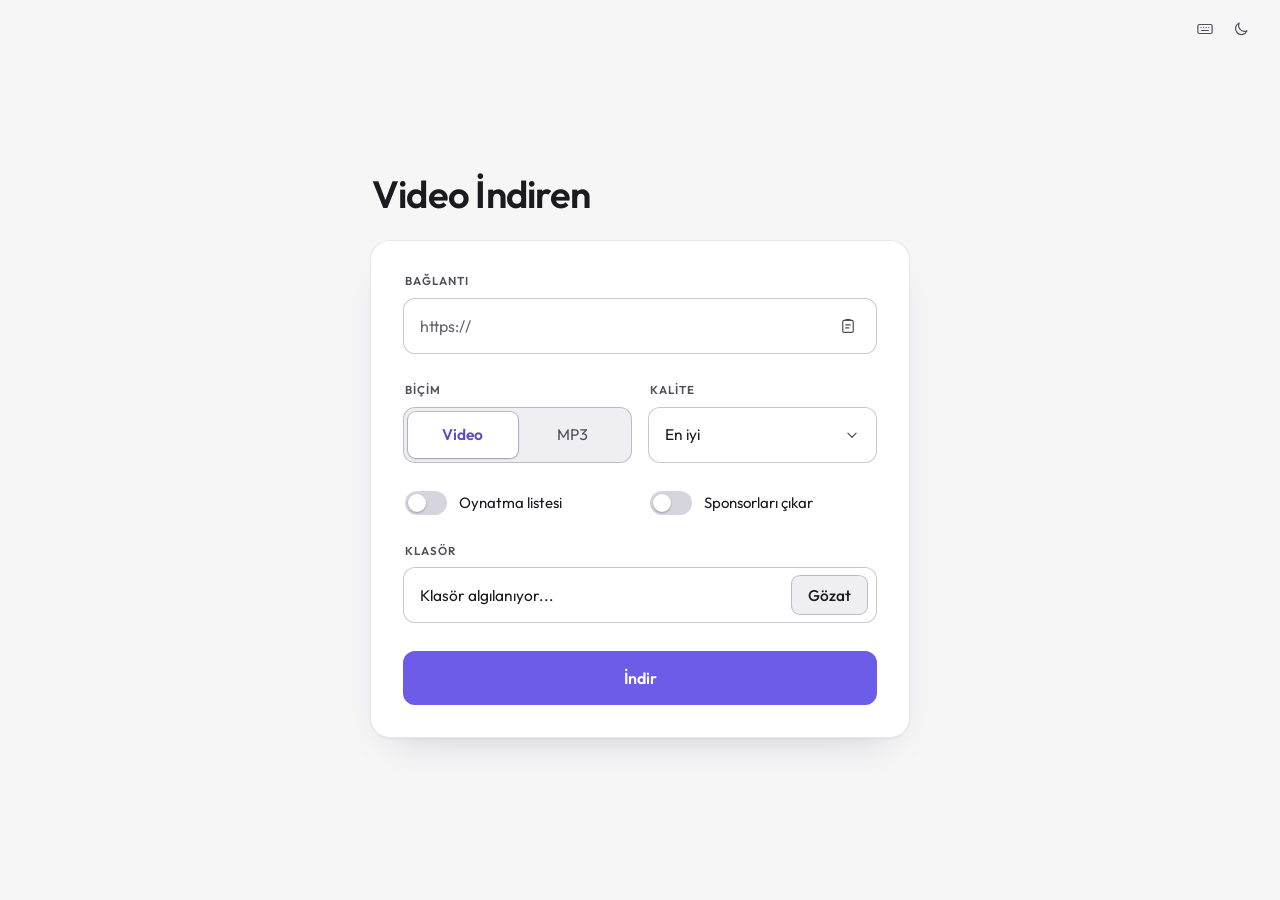
<file: rust/frontend/index.html>
<!DOCTYPE html>
<html lang="tr">

<head>
    <meta charset="UTF-8">
    <meta name="viewport" content="width=device-width, initial-scale=1.0">
    <title>Video İndiren</title>
    <script src="theme.js"></script>
    <link rel="stylesheet" href="styles.css">
</head>

<body>
    <svg class="sprite" aria-hidden="true" focusable="false">
        <symbol id="i-close" viewBox="0 0 24 24">
            <path d="M6 6l12 12M18 6L6 18" />
        </symbol>
        <symbol id="i-play" viewBox="0 0 24 24">
            <path d="M8 5.5v13l11-6.5z" />
        </symbol>
        <symbol id="i-folder" viewBox="0 0 24 24">
            <path d="M3 7.5A2.5 2.5 0 0 1 5.5 5h3.6a2 2 0 0 1 1.5.68L12 7.3h6.5A2.5 2.5 0 0 1 21 9.8v7.7a2.5 2.5 0 0 1-2.5 2.5h-13A2.5 2.5 0 0 1 3 17.500z" />
        </symbol>
        <symbol id="i-repeat" viewBox="0 0 24 24">
            <path d="M20 11a8 8 0 0 0-14.300-4.900L4 8" />
            <path d="M4 3.500V8h4.500M4 13a8 8 0 0 0 14.300 4.900L20 16" />
            <path d="M20 20.500V16h-4.500" />
        </symbol>
        <symbol id="i-check" viewBox="0 0 24 24">
            <path d="M5 12.500l4.600 4.600L19 7.500" />
        </symbol>
        <symbol id="i-music" viewBox="0 0 24 24">
            <path d="M9 18V6l11-2.500v12" />
            <circle cx="6.500" cy="18" r="2.500" />
            <circle cx="17.500" cy="15.500" r="2.500" />
        </symbol>
        <symbol id="i-film" viewBox="0 0 24 24">
            <rect x="3" y="4.500" width="18" height="15" rx="2" />
            <path d="M10 9v6l5-3z" />
        </symbol>
        <symbol id="i-list" viewBox="0 0 24 24">
            <path d="M4 6.500h16M4 12h16M4 17.500h10" />
        </symbol>
        <symbol id="i-keyboard" viewBox="0 0 24 24">
            <rect x="2.500" y="6" width="19" height="12" rx="2" />
            <path d="M6.500 10h.1M10 10h.1M13.500 10h.1M17 10h.1M7.500 14h9" />
        </symbol>
        <symbol id="i-chevron" viewBox="0 0 24 24">
            <path d="M6.500 9.500l5.500 5.500 5.500-5.500" />
        </symbol>
        <symbol id="i-paste" viewBox="0 0 24 24">
            <rect x="5" y="4.500" width="14" height="16" rx="2" />
            <path d="M9 4.500v-1h6v1M9 10.500h6M9 14.500h4" />
        </symbol>
        <symbol id="i-light" viewBox="0 0 24 24">
            <circle cx="12" cy="12" r="4" />
            <path d="M12 2v2M12 20v2M4.900 4.900l1.400 1.400M17.700 17.700l1.400 1.400M2 12h2M20 12h2M4.900 19.100l1.400-1.400M17.700 6.300l1.400-1.400" />
        </symbol>
        <symbol id="i-dark" viewBox="0 0 24 24">
            <path d="M20 14.500A8 8 0 0 1 9.500 4a8 8 0 1 0 10.500 10.500z" />
        </symbol>
    </svg>

    <div id="ambient" class="ambient" aria-hidden="true">
        <div class="aurora aurora-a"></div>
        <div class="aurora aurora-b"></div>
        <div class="aurora aurora-c"></div>
        <img class="ambient-img" alt="" referrerpolicy="no-referrer">
        <img class="ambient-img" alt="" referrerpolicy="no-referrer">
    </div>

    <div id="dropOverlay" class="drop-overlay hidden" aria-hidden="true">Bağlantıyı bırakın</div>

    <div class="viewport">
        <div class="page">
            <div class="corner">
                <button id="shortcutsBtn" class="icon-btn" type="button" title="Klavye kısayolları"
                    aria-label="Klavye kısayolları">
                    <svg class="ico"><use href="#i-keyboard" /></svg>
                </button>
                <button id="themeToggle" class="icon-btn" type="button">
                    <svg class="ico"><use id="themeIcon" href="#i-dark" /></svg>
                </button>
            </div>

            <div class="app">
                <h1>Video İndiren</h1>

                <div id="appUpdateBanner" class="notice glass hidden">
                    <span id="appUpdateText"></span>
                    <button id="appUpdateBtn" class="link-btn" type="button">Güncelle</button>
                </div>
                <div id="updateBanner" class="notice glass hidden">
                    <span id="updateText"></span>
                    <button id="updateBtn" class="link-btn" type="button">Güncelle</button>
                </div>

                <main>
                    <section class="card glass composer">
                        <div class="form">
                            <div class="field">
                                <div class="field-head">
                                    <label for="urlInput">Bağlantı</label>
                                </div>
                                <div class="url-box">
                                    <textarea id="urlInput" rows="1" wrap="off" placeholder="https://"
                                        autocomplete="off" spellcheck="false"></textarea>
                                    <button id="clearUrlBtn" class="icon-btn hidden" type="button" title="Temizle"
                                        aria-label="Bağlantıları temizle">
                                        <svg class="ico"><use href="#i-close" /></svg>
                                    </button>
                                    <button id="pasteBtn" class="icon-btn" type="button"
                                        title="Panodaki bağlantıyı yapıştır"
                                        aria-label="Panodaki bağlantıyı yapıştır">
                                        <svg class="ico"><use href="#i-paste" /></svg>
                                    </button>
                                </div>
                                <div id="clipChip" class="clip hidden">
                                    <span>Panoda</span>
                                    <span id="clipText" class="clip-text"></span>
                                    <button id="clipAddBtn" class="link-btn" type="button">Ekle</button>
                                    <button id="clipDismissBtn" class="link-btn quiet" type="button">Gizle</button>
                                </div>
                            </div>

                            <div id="previewCard" class="preview hidden" aria-live="polite">
                                <div class="thumb preview-media">
                                    <svg class="ico"><use href="#i-film" /></svg>
                                    <img id="previewThumb" class="hidden" alt="" referrerpolicy="no-referrer">
                                </div>
                                <div class="preview-text">
                                    <span id="videoTitleLabel" class="preview-title"></span>
                                    <span id="videoDurationLabel" class="meta"></span>
                                    <div id="segmentBar" class="segments hidden" role="list"
                                        aria-label="SponsorBlock bölümleri"></div>
                                    <span id="segmentCaption" class="meta hidden"></span>
                                </div>
                            </div>

                            <div class="pair">
                                <div class="field">
                                    <div class="field-head"><span class="label" id="modeLabel">Biçim</span></div>
                                    <div class="seg" role="radiogroup" aria-labelledby="modeLabel">
                                        <label><input type="radio" name="mode" id="modeVideo" value="video"
                                                checked><span>Video</span></label>
                                        <label><input type="radio" name="mode" id="modeAudio"
                                                value="audio"><span>MP3</span></label>
                                    </div>
                                </div>
                                <div class="field">
                                    <div class="field-head"><label for="qualitySelect">Kalite</label></div>
                                    <div class="select">
                                        <select id="qualitySelect">
                                            <option value="best">En iyi</option>
                                            <option value="4k">4K</option>
                                            <option value="1440p">1440p</option>
                                            <option value="1080p">1080p</option>
                                            <option value="720p">720p</option>
                                            <option value="480p">480p</option>
                                        </select>
                                        <svg class="ico"><use href="#i-chevron" /></svg>
                                    </div>
                                    <div id="audioNote" class="box static hidden"
                                        title="Kapak görseli ve etiketlerle">192 kbps</div>
                                </div>
                            </div>

                            <div class="pair">
                                <label class="switch">
                                    <input type="checkbox" id="playlistToggle">
                                    <span>Oynatma listesi</span>
                                </label>
                                <label class="switch"
                                    title="YouTube videolarındaki sponsor, tanıtım ve abone ol bölümlerini SponsorBlock verileriyle çıkarır. Kesit seçtiyseniz kesitin içinde kalan bölümler de çıkarılır.">
                                    <input type="checkbox" id="sponsorToggle">
                                    <span>Sponsorları çıkar</span>
                                </label>
                            </div>

                            <div class="field hidden" id="trimmingSection">
                                <div class="field-head">
                                    <label for="startTimeInput">Kesit</label>
                                    <span id="trimLengthLabel" class="field-hint"></span>
                                </div>
                                <div class="trim-slider">
                                    <div class="trim-track" id="sliderTrack" aria-hidden="true"></div>
                                    <input type="range" id="rangeMin" min="0" max="100" value="0" step="0.01"
                                        aria-label="Başlangıç">
                                    <input type="range" id="rangeMax" min="0" max="100" value="100" step="0.01"
                                        aria-label="Bitiş">
                                </div>
                                <div class="trim-inputs">
                                    <input type="text" id="startTimeInput" placeholder="00:00:00"
                                        aria-label="Başlangıç zamanı" autocomplete="off">
                                    <span>–</span>
                                    <input type="text" id="endTimeInput" placeholder="00:00:00"
                                        aria-label="Bitiş zamanı" autocomplete="off">
                                    <button id="trimResetBtn" class="link-btn" type="button">Sıfırla</button>
                                </div>
                            </div>

                            <div class="field">
                                <div class="field-head"><span class="label">Klasör</span></div>
                                <div class="box folder">
                                    <span id="dirInput" class="path">Klasör algılanıyor...</span>
                                    <button id="browseBtn" class="btn" type="button">Gözat</button>
                                </div>
                            </div>

                            <button id="downloadBtn" class="btn-primary" type="button">
                                <span id="btnLabel">İndir</span>
                            </button>
                        </div>

                        <section id="progressContainer" class="progress hidden">
                            <div class="progress-head">
                                <div class="thumb progress-media">
                                    <svg class="ico"><use href="#i-film" /></svg>
                                    <img id="progressThumb" class="hidden" alt="" referrerpolicy="no-referrer">
                                </div>
                                <div class="progress-main">
                                    <div id="batchCounter" class="meta hidden"></div>
                                    <div id="progressTitle" class="progress-title"></div>
                                </div>
                            </div>
                            <div class="progress-stats">
                                <div id="progressPercent" class="progress-percent">0%</div>
                                <div class="progress-meta">
                                    <span id="playlistCounter" class="hidden"></span>
                                    <span id="downloadSpeed"></span>
                                    <span id="progressInfo"></span>
                                </div>
                            </div>
                            <div id="progressTrack" class="bar" role="progressbar" aria-label="İndirme ilerlemesi"
                                aria-valuemin="0" aria-valuemax="100">
                                <div id="progressBar" class="bar-fill"></div>
                            </div>
                            <canvas id="speedGraph" class="speed-graph" aria-hidden="true"></canvas>
                            <ol id="queueList" class="queue hidden"></ol>
                            <button id="cancelBtn" class="btn wide" type="button">İptal</button>
                        </section>

                        <div id="statusMessage" class="status" role="status" aria-live="polite"></div>
                        <div id="signInRow" class="sign-in-row hidden">
                            <button id="signInBtn" class="btn" type="button">Giriş yap</button>
                        </div>
                    </section>

                    <section id="resultCard" class="card glass result hidden">
                        <div class="result-head">
                            <div class="thumb result-media">
                                <svg class="ico"><use href="#i-check" /></svg>
                                <img id="resultThumb" class="hidden" alt="" referrerpolicy="no-referrer">
                            </div>
                            <div class="result-text">
                                <h2 id="resultTitle">İndirildi</h2>
                                <p id="filePath" class="result-file"></p>
                                <p id="resultMeta" class="meta"></p>
                            </div>
                        </div>
                        <div class="result-actions">
                            <button id="openFileBtn" class="btn" type="button">Oynat</button>
                            <button id="openFolderBtn" class="btn" type="button">Klasörde göster</button>
                            <button id="redownloadBtn" class="btn hidden" type="button"
                                title="Var olan dosyaya dokunmadan ayrı bir kopya indirir">Kopya olarak indir</button>
                        </div>
                    </section>

                    <details id="historySection" class="card glass history hidden">
                        <summary>
                            <span class="label">Geçmiş</span>
                            <span id="historyCount" class="field-hint"></span>
                            <svg class="ico history-chevron"><use href="#i-chevron" /></svg>
                        </summary>
                        <div class="history-tools">
                            <input type="search" id="historySearch" placeholder="Geçmişte ara" autocomplete="off"
                                spellcheck="false" aria-label="Geçmişte ara">
                            <button id="clearHistoryBtn" class="link-btn quiet" type="button">Geçmişi temizle</button>
                        </div>
                        <ul id="historyList" class="history-list"></ul>
                        <p id="historyEmpty" class="history-empty hidden">Eşleşen kayıt yok.</p>
                    </details>
                </main>
            </div>

            <span id="appVersion" class="app-version"></span>
            <button id="cookiesBtn" class="link-btn quiet app-cookies hidden" type="button">Çerezler</button>
        </div>
    </div>

    <dialog id="shortcutsDialog" class="sheet" aria-labelledby="shortcutsTitle">
        <h2 id="shortcutsTitle">Klavye kısayolları</h2>
        <dl class="shortcut-list">
            <div><dt><kbd>Ctrl</kbd><kbd>V</kbd></dt><dd>Bağlantıyı yapıştır</dd></div>
            <div><dt><kbd>Enter</kbd></dt><dd>İndir</dd></div>
            <div><dt><kbd>Shift</kbd><kbd>Enter</kbd></dt><dd>Yeni satır</dd></div>
            <div><dt><kbd>Ctrl</kbd><kbd>L</kbd></dt><dd>Bağlantı alanına git</dd></div>
            <div><dt><kbd>Ctrl</kbd><kbd>M</kbd></dt><dd>Video / MP3</dd></div>
            <div><dt><kbd>Esc</kbd></dt><dd>İndirmeyi iptal et</dd></div>
        </dl>
        <p class="sheet-note">Bağlantılar pencereye sürüklenip bırakılabilir.</p>
        <form method="dialog"><button class="btn" type="submit">Kapat</button></form>
    </dialog>

    <dialog id="patchNotesDialog" class="sheet" aria-labelledby="patchNotesTitle">
        <h2 id="patchNotesTitle">Yenilikler</h2>
        <div id="patchNotesBody" class="patch-notes"></div>
        <form method="dialog"><button class="btn" type="submit">Tamam</button></form>
    </dialog>

    <dialog id="cookiesDialog" class="sheet" aria-labelledby="cookiesTitle">
        <h2 id="cookiesTitle">Çerezler</h2>
        <p id="cookiesState" class="sheet-note"></p>
        <div class="sheet-actions">
            <button id="importCookiesBtn" class="btn" type="button">cookies.txt içe aktar</button>
            <button id="clearCookiesBtn" class="btn" type="button">Çerezleri sil</button>
        </div>
        <form method="dialog"><button class="btn" type="submit">Kapat</button></form>
    </dialog>

    <script src="script.js"></script>
</body>

</html>
</file>
<file: rust/frontend/styles.css>
@font-face {
    font-family: 'Outfit';
    font-style: normal;
    font-weight: 100 900;
    font-display: swap;
    src: url('fonts/outfit-latin-ext.woff2') format('woff2');
    unicode-range: U+0100-02BA, U+02BD-02C5, U+02C7-02CC, U+02CE-02D7, U+02DD-02FF, U+0304, U+0308, U+0329, U+1D00-1DBF, U+1E00-1E9F, U+1EF2-1EFF, U+2020, U+20A0-20AB, U+20AD-20C4, U+2113, U+2C60-2C7F, U+A720-A7FF;
}

@font-face {
    font-family: 'Outfit';
    font-style: normal;
    font-weight: 100 900;
    font-display: swap;
    src: url('fonts/outfit-latin.woff2') format('woff2');
    unicode-range: U+0000-00FF, U+0131, U+0152-0153, U+02BB-02BC, U+02C6, U+02DA, U+02DC, U+0304, U+0308, U+0329, U+2000-206F, U+20AC, U+2122, U+2191, U+2193, U+2212, U+2215, U+FEFF, U+FFFD;
}

/* --bg must match theme::background in src/theme.rs, or the window flashes on startup. */
:root {
    color-scheme: dark;
    --bg: #17171a;
    --glass: rgba(30, 30, 36, 0.6);
    --glass-line: rgba(255, 255, 255, 0.09);
    --glass-shadow: 0 1px 2px rgba(0, 0, 0, 0.2), 0 18px 40px -24px rgba(0, 0, 0, 0.6);
    --field: rgba(8, 8, 12, 0.34);
    --field-line: rgba(255, 255, 255, 0.1);
    --raised: #222227;
    --fill: rgba(255, 255, 255, 0.07);
    --fill-strong: rgba(255, 255, 255, 0.13);
    --ink: #ededf0;
    --ink-2: #b4b4be;
    --ink-3: #8e8e99;
    --accent: #6c5ce7;
    --accent-hover: #5b4cc4;
    --accent-ink: #b0a6f7;
    --on-accent: #ffffff;
    --danger: #f0837c;
    --warn: #e0b060;
    --ok: #7fc99a;
    --mark: #d9ae5c;
    --seg-on: rgba(255, 255, 255, 0.14);
    --knob: #ededf0;
    --scrim: rgba(0, 0, 0, 0.55);
    --sheet-shadow: 0 12px 32px rgba(0, 0, 0, 0.5);
    --aurora-opacity: 0.62;
    --ambient-opacity: 0.42;
    --ease: 140ms ease-out;

    --ctl: 56px;
    --gap: 28px;
    --pad: 32px;
    --edge: 24px;
    --title: 38px;
    --radius: 12px;
}

:root[data-theme="light"] {
    color-scheme: light;
    --bg: #f6f6f7;
    --glass: rgba(255, 255, 255, 0.62);
    --glass-line: rgba(30, 25, 70, 0.1);
    --glass-shadow: 0 1px 2px rgba(30, 25, 70, 0.05), 0 18px 40px -24px rgba(30, 25, 70, 0.25);
    --field: rgba(255, 255, 255, 0.72);
    --field-line: rgba(30, 25, 70, 0.24);
    --raised: #ffffff;
    --fill: rgba(30, 25, 70, 0.07);
    --fill-strong: rgba(30, 25, 70, 0.18);
    --ink: #1a1a1f;
    --ink-2: #4f4f5a;
    --ink-3: #666672;
    --accent-ink: #5b4cc4;
    --danger: #b3261e;
    --warn: #8a5a00;
    --ok: #1f7a43;
    --mark: #b07a1a;
    --seg-on: #ffffff;
    --knob: #1a1a1f;
    --scrim: rgba(20, 20, 30, 0.35);
    --sheet-shadow: 0 12px 32px rgba(20, 20, 30, 0.16);
    --aurora-opacity: 0.4;
    --ambient-opacity: 0.34;
}

@media (max-width: 560px), (max-height: 720px) {
    :root {
        --ctl: 48px;
        --gap: 18px;
        --pad: 20px;
        --edge: 16px;
        --title: 28px;
        --radius: 10px;
    }
}

*, *::before, *::after {
    box-sizing: border-box;
}

html {
    background: var(--bg);
}

body {
    margin: 0;
    overflow: hidden;
    color: var(--ink);
    font: 400 15px/1.45 'Outfit', 'Segoe UI', system-ui, sans-serif;
    font-variant-numeric: tabular-nums;
    user-select: none;
    cursor: default;
}

button, input, textarea, select {
    font: inherit;
    color: inherit;
}

h1, h2, p, ul, ol, dl, dd {
    margin: 0;
    padding: 0;
    list-style: none;
}

.hidden, .status:empty, .progress-meta span:empty, .meta:empty, .field-hint:empty {
    display: none !important;
}

.sprite {
    position: absolute;
    width: 0;
    height: 0;
}

.ico {
    width: 18px;
    height: 18px;
    flex: none;
    fill: none;
    stroke: currentColor;
    stroke-width: 1.6;
    stroke-linecap: round;
    stroke-linejoin: round;
}

:focus-visible {
    outline: 2px solid var(--accent-ink);
    outline-offset: 2px;
}

::placeholder {
    color: var(--ink-3);
}

::-webkit-scrollbar {
    width: 10px;
}

::-webkit-scrollbar-thumb {
    border: 3px solid transparent;
    border-radius: 5px;
    background: var(--fill-strong);
    background-clip: padding-box;
}

/* Backdrop */

.ambient {
    display: none;
}

.aurora {
    position: absolute;
    width: 70vmax;
    height: 70vmax;
    border-radius: 50%;
    filter: blur(80px);
    opacity: var(--aurora-opacity);
    transition: opacity 1.1s ease;
    will-change: transform;
}

.aurora-a {
    top: -34vmax;
    left: -24vmax;
    background: radial-gradient(circle, rgba(108, 92, 231, 0.85), transparent 62%);
    animation: drift-a 28s ease-in-out infinite alternate;
}

.aurora-b {
    top: -22vmax;
    right: -36vmax;
    background: radial-gradient(circle, rgba(72, 104, 226, 0.6), transparent 62%);
    animation: drift-b 34s ease-in-out infinite alternate;
}

.aurora-c {
    bottom: -34vmax;
    left: 6vmax;
    background: radial-gradient(circle, rgba(134, 96, 236, 0.6), transparent 62%);
    animation: drift-c 40s ease-in-out infinite alternate;
}

@keyframes drift-a {
    to {
        transform: translate3d(14vmax, 10vmax, 0) scale(1.15);
    }
}

@keyframes drift-b {
    to {
        transform: translate3d(-16vmax, 14vmax, 0) scale(0.9);
    }
}

@keyframes drift-c {
    to {
        transform: translate3d(12vmax, -12vmax, 0) scale(1.2);
    }
}

.ambient.paused .aurora {
    animation-play-state: paused;
}

.ambient-img {
    position: absolute;
    inset: -15%;
    width: 130%;
    height: 130%;
    object-fit: cover;
    filter: blur(70px) saturate(1.5);
    opacity: 0;
    transition: opacity 1.1s ease;
}

.ambient-img.show {
    opacity: var(--ambient-opacity);
}

.ambient.has-image .aurora {
    opacity: calc(var(--aurora-opacity) * 0.4);
}

/* Layout */

.viewport {
    position: fixed;
    inset: 0;
    overflow-y: auto;
    scrollbar-gutter: stable both-edges;
}

.page {
    position: relative;
    display: flex;
    flex-direction: column;
    min-height: 100%;
    padding: calc(clamp(20px, 7vh, 72px) + env(safe-area-inset-top, 0px)) var(--edge)
        calc(52px + env(safe-area-inset-bottom, 0px));
}

.app {
    width: 100%;
    max-width: 540px;
    margin: auto;
}

.corner {
    position: absolute;
    top: calc(12px + env(safe-area-inset-top, 0px));
    right: 12px;
    display: flex;
    gap: 2px;
}

.app-version {
    position: absolute;
    left: 16px;
    bottom: calc(12px + env(safe-area-inset-bottom, 0px));
    font-size: 12.5px;
    color: var(--ink-2);
}

.app-cookies {
    position: absolute;
    right: 16px;
    bottom: calc(8px + env(safe-area-inset-bottom, 0px));
    font-size: 12.5px;
}

.android .page {
    padding-top: calc(60px + env(safe-area-inset-top, 0px));
}

.android .app {
    margin-top: 0;
}

.android #shortcutsBtn {
    display: none;
}

h1 {
    margin: 0 0 calc(var(--gap) * 0.85) 2px;
    font-size: var(--title);
    font-weight: 600;
    line-height: 1.15;
    letter-spacing: -0.02em;
}

main {
    display: flex;
    flex-direction: column;
    gap: 16px;
}

.glass {
    border: 1px solid var(--glass-line);
    background: var(--raised);
    box-shadow: var(--glass-shadow);
}

.card {
    padding: var(--pad);
    border-radius: calc(var(--radius) + 8px);
}

.form {
    display: flex;
    flex-direction: column;
    gap: var(--gap);
}

.composer.busy .form {
    display: none;
}

.field {
    min-width: 0;
}

.field-head {
    display: flex;
    align-items: baseline;
    justify-content: space-between;
    gap: 12px;
    margin: 0 2px 8px;
}

.field-head label, .label {
    font-size: 11.5px;
    font-weight: 600;
    letter-spacing: 0.09em;
    text-transform: uppercase;
    color: var(--ink-2);
}

.field-hint, .meta {
    font-size: 13px;
    color: var(--ink-2);
    word-spacing: 0.1em;
}

.pair {
    display: grid;
    grid-template-columns: 1fr 1fr;
    gap: 16px;
}

/* Controls */

.icon-btn {
    display: inline-grid;
    place-items: center;
    width: 34px;
    height: 34px;
    flex: none;
    padding: 0;
    border: 0;
    border-radius: 8px;
    background: none;
    color: var(--ink-2);
    cursor: pointer;
    transition: background-color var(--ease), color var(--ease);
}

.icon-btn:hover {
    background: var(--fill);
    color: var(--ink);
}

.link-btn {
    flex: none;
    padding: 2px 0;
    border: 0;
    background: none;
    color: var(--accent-ink);
    font-weight: 500;
    cursor: pointer;
    text-decoration: underline transparent;
    text-underline-offset: 3px;
    transition: text-decoration-color var(--ease);
}

.link-btn:hover {
    text-decoration-color: currentColor;
}

.link-btn.quiet {
    color: var(--ink-2);
    font-weight: 400;
}

.btn {
    height: 40px;
    flex: none;
    padding: 0 16px;
    border: 1px solid var(--field-line);
    border-radius: 9px;
    background: var(--fill);
    font-weight: 500;
    cursor: pointer;
    transition: background-color var(--ease);
}

.btn:hover {
    background: var(--fill-strong);
}

.btn.wide {
    width: 100%;
    height: calc(var(--ctl) - 6px);
    border-radius: var(--radius);
}

.btn-primary {
    width: 100%;
    height: calc(var(--ctl) - 2px);
    padding: 0 20px;
    border: 0;
    border-radius: var(--radius);
    background: var(--accent);
    color: var(--on-accent);
    font-size: 16px;
    font-weight: 600;
    cursor: pointer;
    transition: background-color var(--ease);
}

.btn-primary:hover {
    background: var(--accent-hover);
}

button:disabled {
    cursor: default;
    opacity: 0.5;
    pointer-events: none;
}

kbd {
    display: inline-block;
    min-width: 24px;
    padding: 0 6px;
    border: 1px solid var(--field-line);
    border-radius: 5px;
    background: var(--fill);
    font: 500 12px/21px 'Outfit', 'Segoe UI', sans-serif;
    text-align: center;
}

.box, .url-box, .select select, .trim-inputs input, .history-tools input {
    border: 1px solid var(--field-line);
    border-radius: var(--radius);
    background: var(--field);
    transition: border-color var(--ease);
}

.box {
    display: flex;
    align-items: center;
    gap: 10px;
    min-height: var(--ctl);
    padding: 0 16px;
    font-size: 15.5px;
}

.box.static {
    color: var(--ink-2);
}

.box.folder {
    padding-right: calc((var(--ctl) - 40px) / 2);
}

.url-box {
    display: flex;
    align-items: flex-start;
    min-height: var(--ctl);
    padding-right: calc((var(--ctl) - 34px) / 2);
}

.url-box:focus-within, .select select:focus-visible, .trim-inputs input:focus, .history-tools input:focus {
    border-color: var(--accent-ink);
    outline: 1px solid var(--accent-ink);
    outline-offset: 0;
}

.url-box textarea {
    flex: 1;
    min-width: 0;
    max-height: 168px;
    padding: calc((var(--ctl) - 26px) / 2) 8px calc((var(--ctl) - 26px) / 2) 16px;
    border: 0;
    outline: 0;
    background: none;
    font-size: 16px;
    line-height: 24px;
    resize: none;
    overflow-x: hidden;
    white-space: pre;
    user-select: text;
    cursor: text;
}

.url-box .icon-btn {
    margin-top: calc((var(--ctl) - 36px) / 2);
}

#clearUrlBtn:not(.hidden)+#pasteBtn {
    display: none;
}

.clip {
    display: flex;
    align-items: baseline;
    gap: 10px;
    min-width: 0;
    margin: 10px 2px 0;
    font-size: 14px;
    color: var(--ink-2);
}

.clip-text {
    flex: 0 1 auto;
    min-width: 0;
    color: var(--ink);
}

.clip-text, .path, .queue-name, .history-name, .history-meta {
    overflow: hidden;
    text-overflow: ellipsis;
    white-space: nowrap;
}

.select {
    position: relative;
}

.select select {
    width: 100%;
    height: var(--ctl);
    padding: 0 44px 0 16px;
    font-size: 15.5px;
    appearance: none;
    cursor: pointer;
}

.select option {
    background: var(--raised);
    color: var(--ink);
}

.select .ico {
    position: absolute;
    top: 50%;
    right: 16px;
    margin-top: -9px;
    color: var(--ink-2);
    pointer-events: none;
}

.seg {
    display: grid;
    grid-auto-flow: column;
    grid-auto-columns: 1fr;
    height: var(--ctl);
    padding: 4px;
    border: 1px solid var(--field-line);
    border-radius: var(--radius);
    background: var(--fill);
}

.seg label {
    position: relative;
    cursor: pointer;
}

.seg input {
    position: absolute;
    inset: 0;
    margin: 0;
    opacity: 0;
    cursor: pointer;
}

.seg span {
    display: grid;
    place-items: center;
    height: 100%;
    border-radius: calc(var(--radius) - 4px);
    font-size: 15.5px;
    color: var(--ink-2);
    transition: background-color var(--ease), color var(--ease);
}

.seg input:checked+span {
    background: var(--seg-on);
    color: var(--accent-ink);
    font-weight: 600;
    box-shadow: 0 0 0 1px var(--field-line), 0 1px 3px rgba(0, 0, 0, 0.16);
}

.seg input:focus-visible+span {
    outline: 2px solid var(--accent-ink);
    outline-offset: 1px;
}

.switch {
    display: flex;
    align-items: center;
    gap: 12px;
    min-width: 0;
    padding: 0 2px;
    cursor: pointer;
}

.switch input {
    position: relative;
    width: 42px;
    height: 24px;
    flex: none;
    margin: 0;
    border-radius: 12px;
    background: var(--fill-strong);
    appearance: none;
    cursor: pointer;
    transition: background-color var(--ease);
}

.switch input::after {
    content: "";
    position: absolute;
    top: 3px;
    left: 3px;
    width: 18px;
    height: 18px;
    border-radius: 50%;
    background: #ffffff;
    box-shadow: 0 1px 2px rgba(0, 0, 0, 0.3);
    transition: transform var(--ease);
}

.switch input:checked {
    background: var(--accent);
}

.switch input:checked::after {
    transform: translateX(18px);
}

.path {
    flex: 1;
    min-width: 0;
    direction: rtl;
    text-align: left;
    unicode-bidi: plaintext;
}

/* Preview */

.thumb {
    position: relative;
    display: grid;
    place-items: center;
    flex: none;
    aspect-ratio: 16 / 9;
    overflow: hidden;
    border-radius: 8px;
    background: var(--fill);
    color: var(--ink-3);
}

.thumb img {
    position: absolute;
    inset: 0;
    width: 100%;
    height: 100%;
    object-fit: cover;
}

.preview {
    display: flex;
    align-items: center;
    gap: 16px;
    margin-top: calc(var(--gap) * -0.3);
}

.preview-media {
    width: 144px;
}

.preview:not(.ready) .preview-media {
    display: none;
}

.preview-text, .history-text, .progress-main, .result-text {
    display: flex;
    flex: 1;
    flex-direction: column;
    gap: 2px;
    min-width: 0;
}

.preview-title, .progress-title, .result-file {
    display: -webkit-box;
    overflow: hidden;
    -webkit-box-orient: vertical;
    -webkit-line-clamp: 2;
    font-size: 16px;
    font-weight: 500;
    line-height: 1.3;
    overflow-wrap: anywhere;
}

.preview:not(.ready) .preview-title {
    font-size: 15px;
    font-weight: 400;
    color: var(--ink-2);
}

.preview.error .preview-title {
    color: var(--danger);
}

.segments {
    position: relative;
    height: 8px;
    margin: 8px 0 2px;
    border-radius: 4px;
    background: var(--fill-strong);
}

.segment {
    position: absolute;
    top: 0;
    bottom: 0;
    min-width: 4px;
    border-radius: 2px;
    background: var(--mark);
}

.segment:hover, .segment:focus-visible {
    top: -2px;
    bottom: -2px;
}

/* Trim */

.trim-slider {
    position: relative;
    height: 28px;
}

.trim-track {
    position: absolute;
    left: 0;
    right: 0;
    top: 12px;
    height: 4px;
    border-radius: 2px;
    background: var(--fill-strong);
}

.trim-track::after {
    content: "";
    position: absolute;
    top: 0;
    bottom: 0;
    left: var(--trim-start, 0%);
    right: calc(100% - var(--trim-end, 100%));
    border-radius: 2px;
    background: var(--accent);
}

.trim-mark {
    position: absolute;
    top: -2px;
    bottom: -2px;
    min-width: 3px;
    border-radius: 2px;
    background: var(--mark);
    z-index: 1;
}

.trim-slider input {
    position: absolute;
    inset: 0;
    width: 100%;
    margin: 0;
    background: none;
    appearance: none;
    pointer-events: none;
    z-index: 2;
}

.trim-slider input::-webkit-slider-runnable-track {
    height: 28px;
    background: none;
}

.trim-slider input::-webkit-slider-thumb {
    width: 10px;
    height: 24px;
    margin-top: 2px;
    border: 0;
    border-radius: 5px;
    background: var(--knob);
    box-shadow: 0 1px 3px rgba(0, 0, 0, 0.35);
    appearance: none;
    pointer-events: auto;
    cursor: ew-resize;
}

.trim-slider input:focus-visible {
    outline: 0;
}

.trim-slider input:focus-visible::-webkit-slider-thumb {
    background: var(--accent-ink);
}

.trim-inputs {
    display: flex;
    align-items: center;
    gap: 10px;
    margin-top: 8px;
    color: var(--ink-2);
}

.trim-inputs input, .history-tools input {
    height: 42px;
    padding: 0 12px;
    outline: 0;
    color: var(--ink);
    user-select: text;
}

.trim-inputs input {
    width: 116px;
    min-width: 0;
}

.trim-inputs .link-btn, .history-tools .link-btn, .sheet .btn {
    display: block;
    margin-left: auto;
}

/* Notices and status */

.notice {
    display: flex;
    align-items: baseline;
    gap: 12px;
    margin-bottom: 12px;
    padding: 11px 16px;
    border-radius: var(--radius);
    font-size: 14px;
    color: var(--ink-2);
}

.notice span, .history-tools input {
    flex: 1;
    min-width: 0;
}

.status {
    padding-left: 12px;
    border-left: 2px solid var(--ink-3);
    font-size: 14px;
    color: var(--ink-2);
    user-select: text;
}

.form+.status, .progress+.status {
    margin-top: 18px;
}

.composer.busy .status {
    display: none;
}

.status.error {
    border-color: var(--danger);
    color: var(--danger);
}

.status.warning {
    border-color: var(--warn);
    color: var(--ink);
}

.status.success {
    border-color: var(--ok);
    color: var(--ink);
}

/* Progress */

.progress-head, .result-head {
    display: flex;
    align-items: center;
    gap: 16px;
}

.progress-media, .result-media {
    width: 128px;
}

.progress-stats {
    display: flex;
    align-items: baseline;
    justify-content: space-between;
    gap: 16px;
    margin-top: var(--gap);
}

.progress-percent {
    flex: none;
    font-size: 44px;
    font-weight: 300;
    line-height: 1;
    letter-spacing: -0.02em;
}

.progress-meta {
    display: flex;
    flex-wrap: wrap;
    justify-content: flex-end;
    gap: 0 14px;
    font-size: 14px;
    color: var(--ink-2);
    word-spacing: 0.1em;
}

.bar {
    height: 6px;
    margin-top: 14px;
    overflow: hidden;
    border-radius: 3px;
    background: var(--fill-strong);
}

.bar-fill {
    width: 0;
    height: 100%;
    border-radius: 3px;
    background: var(--accent);
    transition: width var(--ease);
}

.bar-fill.indeterminate {
    width: 30% !important;
    transition: none;
    animation: slide 1.4s linear infinite;
}

@keyframes slide {
    from {
        transform: translateX(-100%);
    }

    to {
        transform: translateX(334%);
    }
}

.speed-graph {
    display: block;
    width: 100%;
    height: 72px;
    margin-top: 6px;
    color: var(--accent-ink);
}

.queue {
    max-height: 140px;
    margin-top: 12px;
    overflow-y: auto;
    font-size: 14px;
}

.queue li {
    display: flex;
    align-items: center;
    gap: 10px;
    height: 30px;
    color: var(--ink-3);
}

.queue-name {
    flex: 1;
    min-width: 0;
}

.queue-state {
    flex: none;
    font-size: 13px;
}

.queue li.active {
    color: var(--ink);
}

.queue li.failed .queue-state {
    color: var(--danger);
}

.progress .btn.wide {
    margin-top: calc(var(--gap) * 0.75);
}

/* Result */

.result h2 {
    font-size: 13px;
    font-weight: 600;
    color: var(--ok);
}

.result.existed h2 {
    color: var(--warn);
}

.result-actions {
    display: flex;
    flex-wrap: wrap;
    gap: 10px;
    margin-top: 20px;
}

.result-actions .btn {
    flex: 1 1 auto;
    height: 44px;
}

/* History */

.history {
    padding: 0 calc(var(--pad) - 8px);
}

.history summary {
    display: flex;
    align-items: center;
    gap: 12px;
    height: 54px;
    padding: 0 8px;
    list-style: none;
    cursor: pointer;
}

.history-chevron {
    margin-left: auto;
    color: var(--ink-2);
    transform: rotate(-90deg);
    transition: transform var(--ease);
}

.history[open] .history-chevron {
    transform: none;
}

.history-tools {
    display: flex;
    align-items: center;
    gap: 16px;
    margin: 2px 8px 10px;
    font-size: 14px;
}

.history-list {
    padding-bottom: 12px;
}

.history-list li {
    display: flex;
    align-items: center;
    gap: 14px;
    padding: 8px;
    border-radius: var(--radius);
    transition: background-color var(--ease);
}

.history-list li:hover {
    background: var(--fill);
}

.history-thumb {
    width: 80px;
    border-radius: 6px;
}

.history-meta {
    font-size: 13px;
    color: var(--ink-2);
    word-spacing: 0.1em;
}

.history-actions {
    display: flex;
    flex: none;
    margin-right: -4px;
    color: var(--ink-3);
}

.history-actions .icon-btn {
    width: 30px;
    height: 32px;
    color: inherit;
}

.history-actions .icon-btn:hover {
    color: var(--ink);
}

.history-actions .ico {
    width: 16px;
    height: 16px;
}

.history-list li.missing .history-name {
    color: var(--ink-2);
    text-decoration: line-through;
}

.history-list li.missing .history-meta {
    color: var(--warn);
}

.history-empty {
    padding: 4px 8px 18px;
    color: var(--ink-2);
}

/* Overlays */

.drop-overlay {
    position: fixed;
    inset: 12px;
    z-index: 20;
    display: grid;
    place-items: center;
    border: 2px dashed var(--accent-ink);
    border-radius: 20px;
    background: var(--glass);
    backdrop-filter: blur(26px);
    font-size: 20px;
    font-weight: 500;
    pointer-events: none;
}

.sheet {
    width: min(420px, calc(100vw - 40px));
    padding: 24px;
    border: 1px solid var(--field-line);
    border-radius: 16px;
    background: var(--raised);
    color: var(--ink);
    box-shadow: var(--sheet-shadow);
}

.sheet::backdrop {
    background: var(--scrim);
}

.sheet h2 {
    margin-bottom: 14px;
    font-size: 18px;
    font-weight: 600;
}

.shortcut-list div {
    display: flex;
    align-items: center;
    gap: 12px;
    min-height: 36px;
}

.shortcut-list dt {
    display: flex;
    gap: 4px;
    flex: none;
    width: 112px;
}

.sheet-actions {
    display: flex;
    flex-wrap: wrap;
    gap: 8px;
    margin-bottom: 14px;
}

.sheet-actions .btn {
    margin-left: 0;
}

.sign-in-row {
    margin-top: 10px;
}

.composer.busy .sign-in-row {
    display: none;
}

.sheet-note {
    margin: 14px 0 18px;
    font-size: 14px;
    color: var(--ink-2);
}

.patch-notes {
    margin-bottom: 18px;
    max-height: 50vh;
    overflow-y: auto;
    font-size: 14px;
    line-height: 1.55;
    color: var(--ink-2);
}

.patch-notes h3 {
    margin: 12px 0 6px;
    font-size: 14px;
    font-weight: 600;
    color: var(--ink);
}

.patch-notes h3:first-child {
    margin-top: 0;
}

.patch-notes ul {
    margin: 4px 0 8px 18px;
    padding: 0;
}

.patch-notes li {
    margin-bottom: 6px;
}

.patch-notes p {
    margin: 6px 0;
}

.patch-notes strong {
    color: var(--ink);
    font-weight: 600;
}

.patch-notes code {
    padding: 1px 5px;
    border-radius: 5px;
    background: var(--field-bg);
    border: 1px solid var(--field-line);
    font-size: 12.5px;
    color: var(--ink);
}

::view-transition-old(root), ::view-transition-new(root) {
    animation: none;
    mix-blend-mode: normal;
}

::view-transition-new(root) {
    z-index: 2;
}

@media (max-width: 560px) {
    .preview-media {
        width: 112px;
    }

    .progress-media, .result-media {
        width: 104px;
    }

    .history-thumb {
        width: 64px;
    }

    .history-list li {
        gap: 10px;
        padding: 6px;
    }

    .history-actions .icon-btn {
        width: 27px;
    }

    .progress-percent {
        font-size: 36px;
    }
}

@media (prefers-reduced-motion: reduce) {

    *, *::before, *::after {
        transition: none !important;
    }

    .aurora {
        animation: none;
    }

    .bar-fill.indeterminate {
        width: 100% !important;
        opacity: 0.45;
        animation: none;
    }
}
</file>
